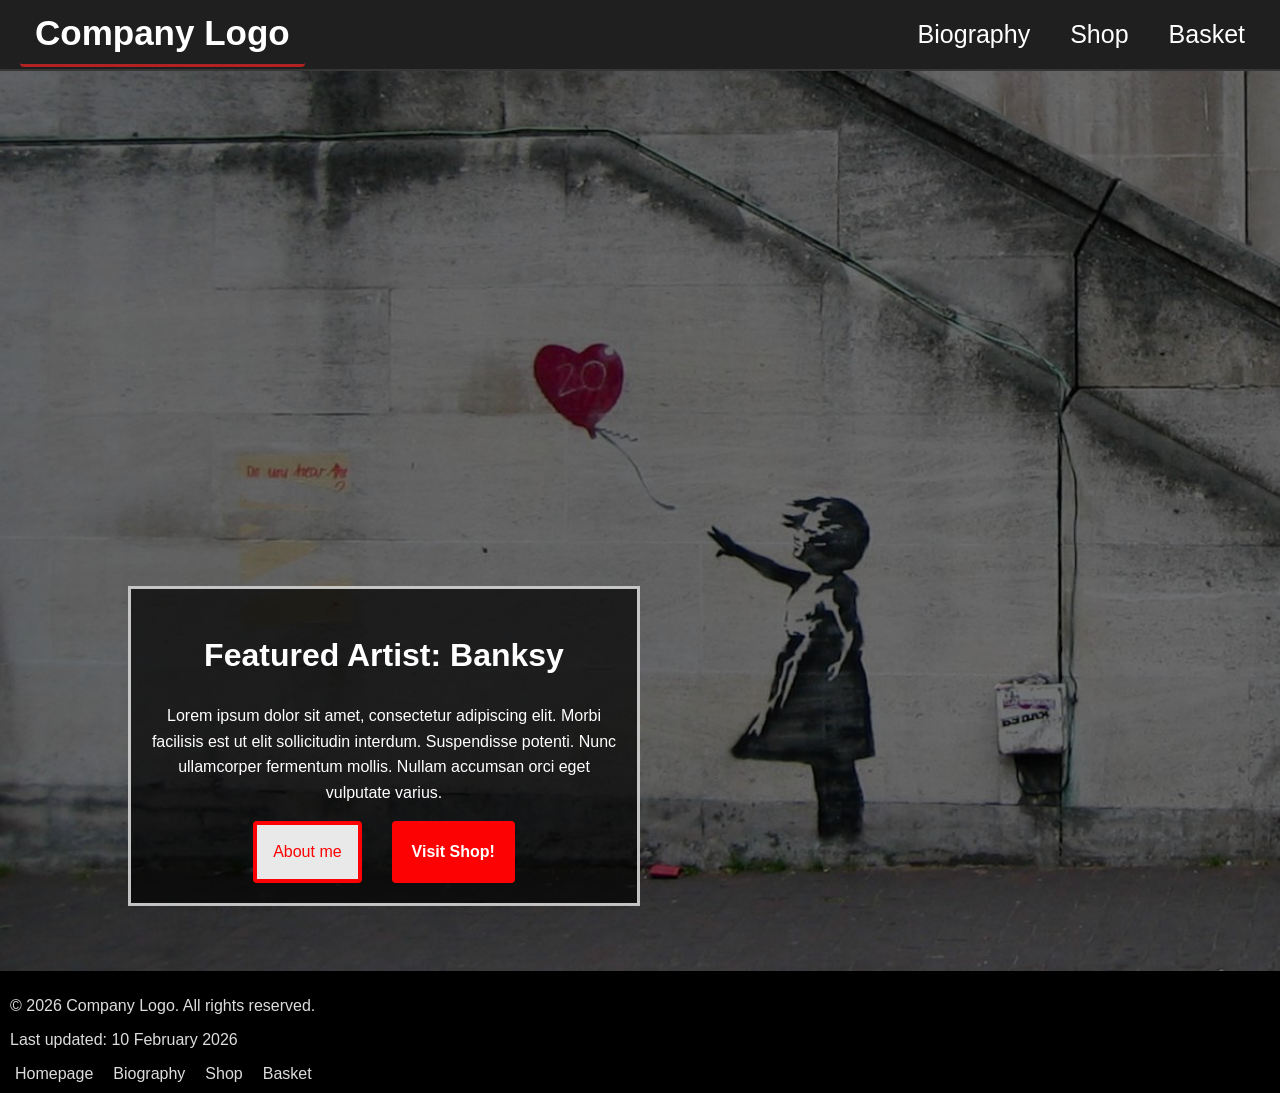
<file: Bansky/index.html>
<!--registration number 2506507-->
<!DOCTYPE html>
<html lang="en">
<head>
  <meta charset="UTF-8">
  <meta name="viewport" content="width=device-width, initial-scale=1.0">
  <title>Homepage</title>
  <link rel="stylesheet" href="css/style.css">
</head>

<body>
  <div class="header">
    <div class="logo">
      <a href="index.html" class="current">Company Logo</a>
    </div>

    <div class="header-right">
      <ul>
        <li><a href="biography.html">Biography</a></li>
        <li><a href="shop.html">Shop</a></li>
        <li><a href="basket.html">Basket</a></li>
      </ul>
    </div>
  </div>

  <div class="hero-image">
    <div class="hero-text">
      <h1>Featured Artist: Banksy</h1>
      <p>
        Lorem ipsum dolor sit amet, consectetur adipiscing elit. Morbi facilisis est ut elit
        sollicitudin interdum. Suspendisse potenti. Nunc ullamcorper fermentum mollis. Nullam
        accumsan orci eget vulputate varius.
      </p>

      <div class="buttons">
        <a href="biography.html">About me</a>
        <a href="shop.html" class="shop">Visit Shop!</a>
      </div>
    </div>
  </div>

<div class="footer">
  <p>© 2026 Company Logo. All rights reserved.</p>
  <p>Last updated: 10 February 2026</p>
  <ul>
    <li><a href="index.html">Homepage</a></li>
    <li><a href="biography.html">Biography</a></li>
    <li><a href="shop.html">Shop</a></li>
    <li><a href="basket.html">Basket</a></li>
  </ul>
</div>
</body>
</html>
</file>
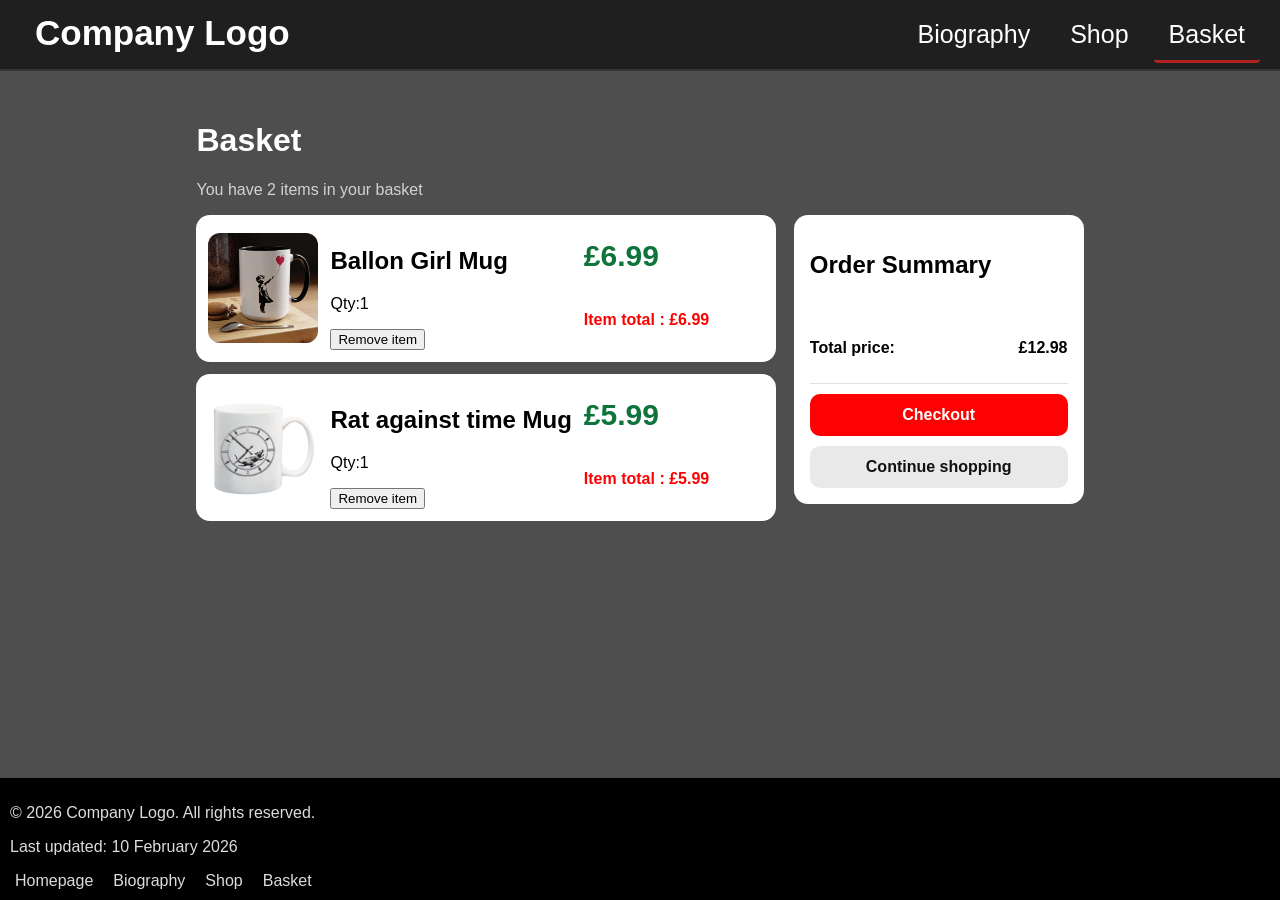
<file: Bansky/basket.html>
<!--registration number 2506507-->
<!DOCTYPE html>
<html lang="en">
<head>
  <meta charset="UTF-8">
  <meta name="viewport" content="width=device-width, initial-scale=1.0">
  <title>Checkout</title>
  <link rel="stylesheet" href="css/style.css"/>
</head>

<body>
  <div class="header">
    <div class="logo">
      <a href="index.html">Company Logo</a>
    </div>

    <div class="header-right">
      <ul>
        <li><a href="biography.html">Biography</a></li>
        <li><a href="shop.html">Shop</a></li>
        <li><a href="basket.html" class="current">Basket</a></li>
      </ul>
    </div>
  </div>

  <div class="basket-content">
    <h1 class="basket-title">Basket</h1>
    <p class="item-number">You have 2 items in your basket</p>

    <div class="layout">

      <!--  left items-->
      <div class="basket-items">

        <div>
          <img src="images/product/balloon_girl_mug.jpg" alt="balloon girl mug">
          <div class="item-info">
            <h2>Ballon Girl Mug</h2>
            <p>Qty:1</p>
            <button>Remove item</button>
          </div>
          <div class="item-price">
            <p class="price">£6.99</p>
            <p>Item total : £6.99</p>
          </div>

        </div>

        <div>
          <img src="images/product/Rat_Against_Time_Mug.jpg" alt="rat against time mug">
          <div class="item-info">
            <h2>Rat against time Mug</h2>
            <p>Qty:1</p>
            <button>Remove item</button>
          </div>
          <div class="item-price">
            <p class="price">£5.99</p>
            <p>Item total : £5.99</p>
          </div>
        </div>

      </div>

      <!-- right items -->
      <div class="basket-summary">
        <h2>Order Summary</h2>

        <div class="summary-row">
          <p>Total price:</p>
          <p>£12.98</p>
        </div>

        <a class="checkout">Checkout</a>
        <a class="continue" href="shop.html">Continue shopping</a>
      </div>

    </div>
  </div>
<div class="footer">
  <p>© 2026 Company Logo. All rights reserved.</p>
  <p>Last updated: 10 February 2026</p>
  <ul>
    <li><a href="index.html">Homepage</a></li>
    <li><a href="biography.html">Biography</a></li>
    <li><a href="shop.html">Shop</a></li>
    <li><a href="basket.html">Basket</a></li>
  </ul>
</div>
</body>
</html>
</file>
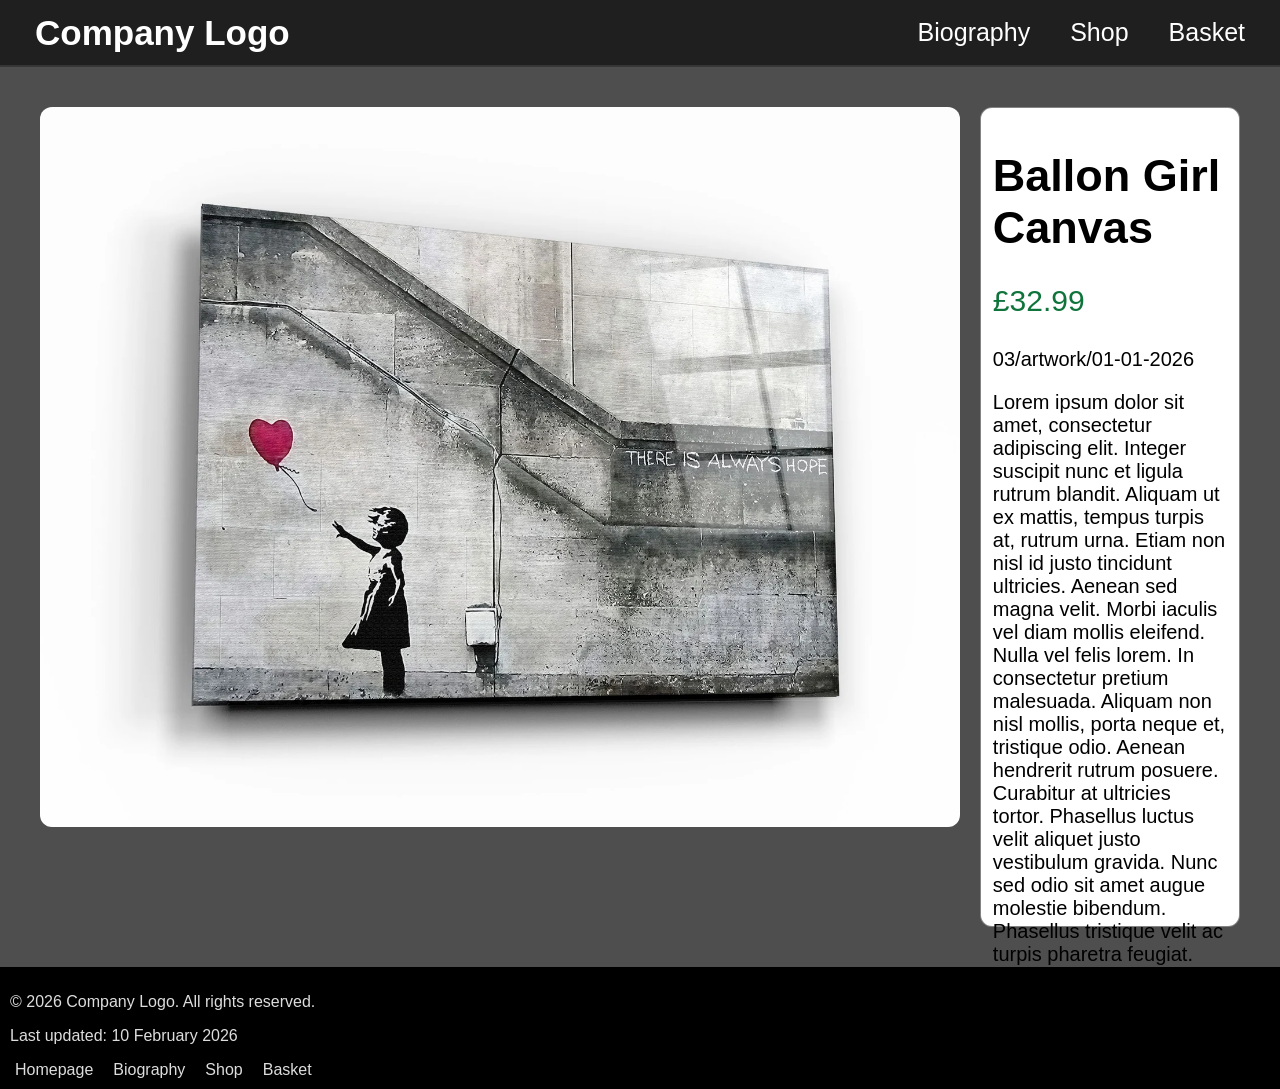
<file: Bansky/bg-canvas.html>
<!--registration number 2506507-->
<html lang="en">
<head>
    <meta charset="UTF-8">
    <meta name="viewport" content="width=device-width, initial-scale=1.0">
    <title>Baloon girl canvas</title>
    <link rel="stylesheet" href="css/style.css"/>
</head>
<body>
<div class="header">
    <div class="logo">
        <a href="index.html" >Company Logo</a>
    </div>
    <div class="header-right">
         <ul>
            <li><a href="biography.html" >Biography</a></li>
            <li><a href="shop.html">Shop</a> </li>
            <li><a href="basket.html">Basket</a></li>
        </ul>
    </div>

</div>
 <div class="product-container">
            <div class="product-image">
                <img src="images/product/balloon_girl_canvas.webp" alt="balloon girl canvas">
               
            </div>
             <div class="product-information">
                    <h1>Ballon Girl Canvas</h1>
                    <p class="price"> £32.99</p>
                    <p>03/artwork/01-01-2026</p>
                    <p>Lorem ipsum dolor sit amet, consectetur adipiscing elit. Integer suscipit nunc et ligula rutrum blandit. Aliquam ut ex mattis, tempus turpis at, rutrum urna. Etiam non nisl id justo tincidunt ultricies. Aenean sed magna velit. Morbi iaculis vel diam mollis eleifend. Nulla vel felis lorem. In consectetur pretium malesuada. Aliquam non nisl mollis, porta neque et, tristique odio. Aenean hendrerit rutrum posuere. Curabitur at ultricies tortor. Phasellus luctus velit aliquet justo vestibulum gravida. Nunc sed odio sit amet augue molestie bibendum. Phasellus tristique velit ac turpis pharetra feugiat.</p>
                    
                    <button>Add to basket</button>

                </div>
 </div>
<div class="footer">
  <p>© 2026 Company Logo. All rights reserved.</p>
  <p>Last updated: 10 February 2026</p>
  <ul>
    <li><a href="index.html">Homepage</a></li>
    <li><a href="biography.html">Biography</a></li>
    <li><a href="shop.html">Shop</a></li>
    <li><a href="basket.html">Basket</a></li>
  </ul>
</div>
</body>
</file>
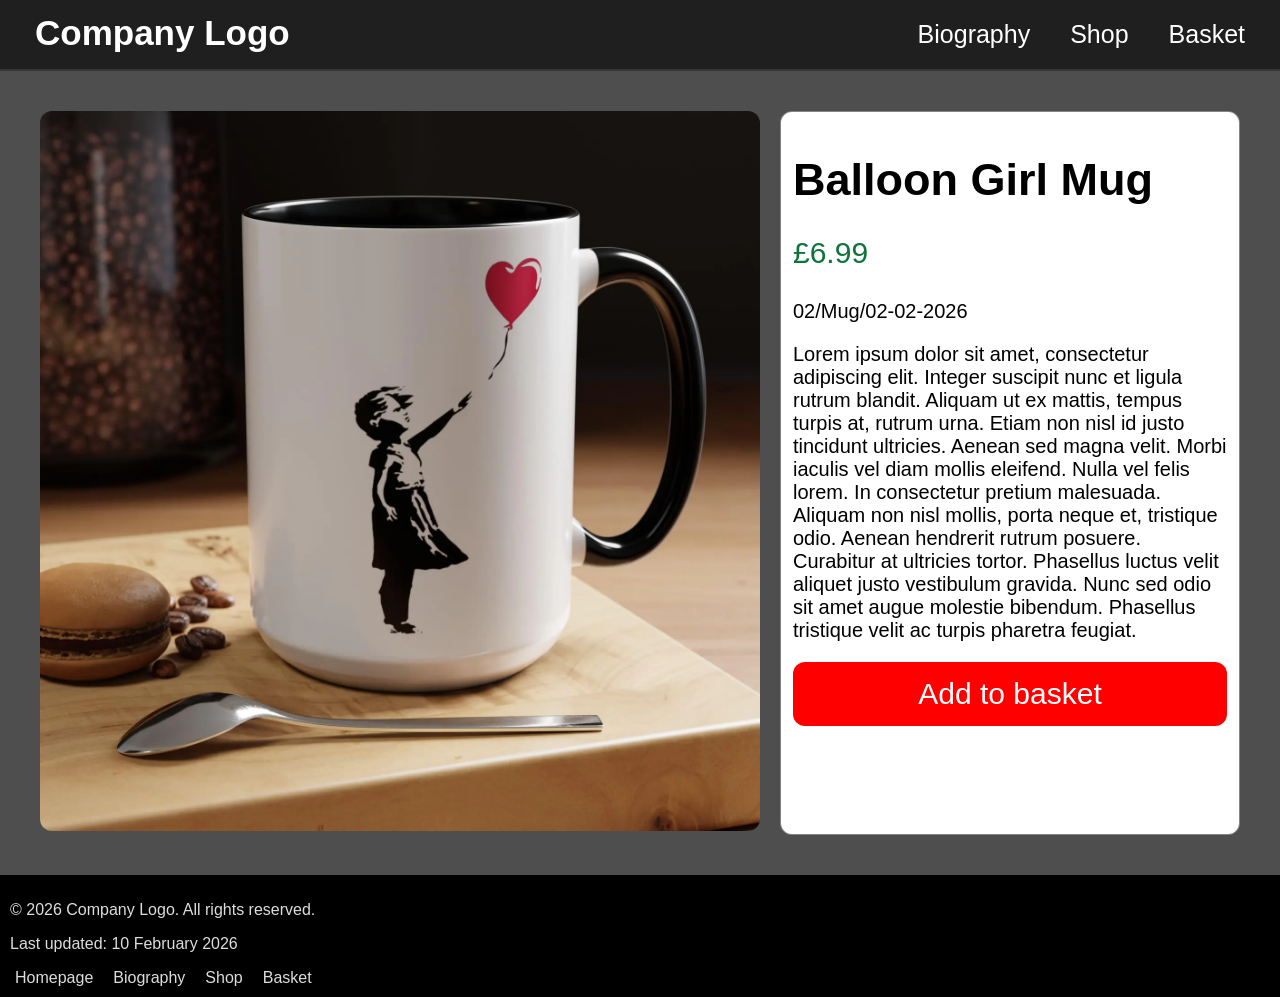
<file: Bansky/bg-mug.html>
<!--registration number 2506507-->
<!DOCTYPE html>
<html lang="en">
<head>
    <meta charset="UTF-8">
    <meta name="viewport" content="width=device-width, initial-scale=1.0">
    <title>Baloon girl mug </title>
    <link rel="stylesheet" href="css/style.css"/>
</head>
<body>
<div class="header">
    <div class="logo">
        <a href="index.html" >Company Logo</a>
    </div>
    <div class="header-right">
         <ul>
            <li><a href="biography.html">Biography</a></li>
            <li><a href="shop.html">Shop</a></li>
            <li><a href="basket.html">Basket</a></li>
        </ul>
    </div>

</div>
 <div class="product-container">
            <div class="product-image">
                <img src="images/product/balloon_girl_mug.jpg" alt="balloon girl mug">
               
            </div>
             <div class="product-information">
                    <h1>Balloon Girl Mug</h1>
                    <p class="price"> £6.99</p>
                    <p>02/Mug/02-02-2026</p>
                    <p>Lorem ipsum dolor sit amet, consectetur adipiscing elit. Integer suscipit nunc et ligula rutrum blandit. Aliquam ut ex mattis, tempus turpis at, rutrum urna. Etiam non nisl id justo tincidunt ultricies. Aenean sed magna velit. Morbi iaculis vel diam mollis eleifend. Nulla vel felis lorem. In consectetur pretium malesuada. Aliquam non nisl mollis, porta neque et, tristique odio. Aenean hendrerit rutrum posuere. Curabitur at ultricies tortor. Phasellus luctus velit aliquet justo vestibulum gravida. Nunc sed odio sit amet augue molestie bibendum. Phasellus tristique velit ac turpis pharetra feugiat.</p>
                    
                    
                    
                    <button>Add to basket</button>

                </div>
 </div>
<div class="footer">
  <p>© 2026 Company Logo. All rights reserved.</p>
  <p>Last updated: 10 February 2026</p>
  <ul>
    <li><a href="index.html">Homepage</a></li>
    <li><a href="biography.html">Biography</a></li>
    <li><a href="shop.html">Shop</a></li>
    <li><a href="basket.html">Basket</a></li>
  </ul>
</div>
</body>
</file>
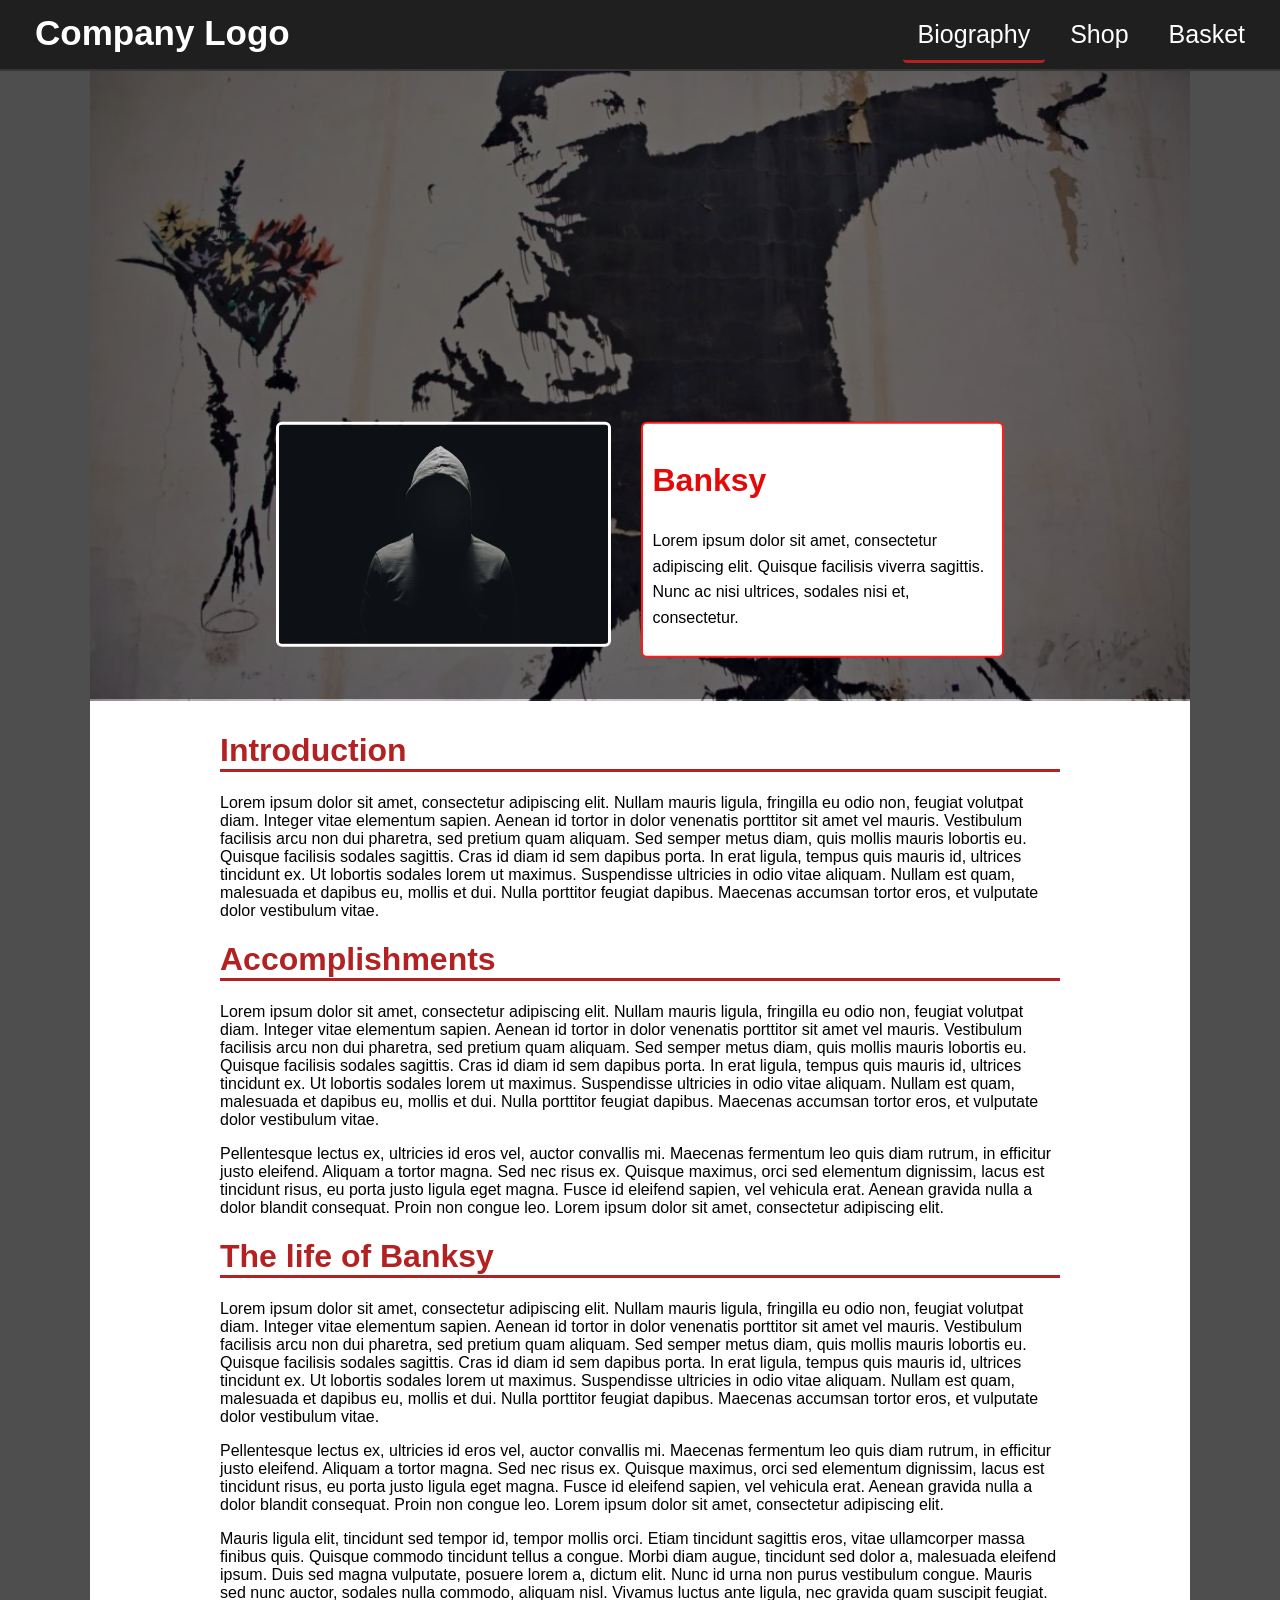
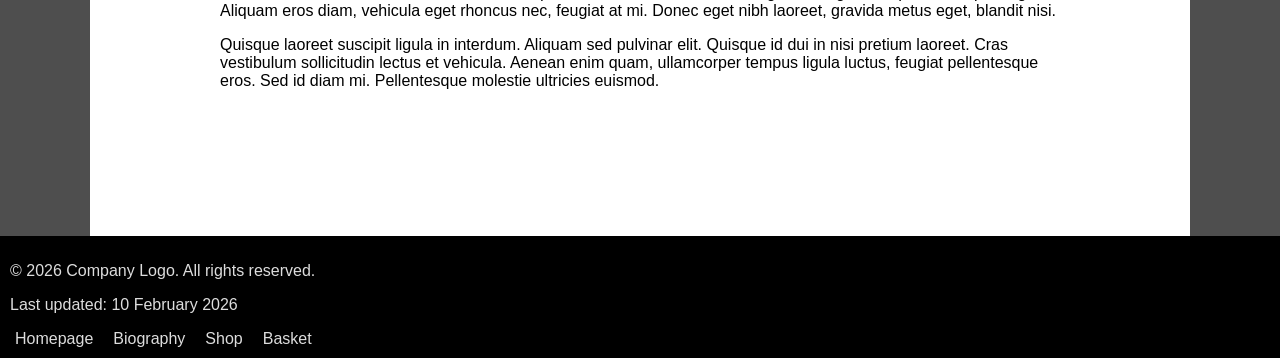
<file: Bansky/biography.html>
<!--registration number 2506507-->
<!DOCTYPE html>
<html lang="en">
<head>
  <meta charset="UTF-8">
  <meta name="viewport" content="width=device-width, initial-scale=1.0">
  <title>Biography</title>
  <link rel="stylesheet" href="css/style.css">
</head>

<body>
  <div class="header">
    <div class="logo">
      <a href="index.html">Company Logo</a>
    </div>

    <div class="header-right">
      <ul>
        <li><a href="biography.html" class="current">Biography</a></li>
        <li><a href="shop.html">Shop</a></li>
        <li><a href="basket.html">Basket</a></li>
      </ul>
    </div>
  </div>

  <div class="content">
    <div class="container">
      <div class="image-container"></div>

      <div class="container-content">
        <img src="images/artwork/Bansky_profile.jpg" alt="Banksy profile image">

        <div class="container-text">
                <h1>Banksy</h1>
                <p>Lorem ipsum dolor sit amet, consectetur adipiscing elit. Quisque facilisis viverra sagittis. Nunc ac nisi ultrices, sodales nisi et, consectetur.</p>
            </div>
      </div>
    </div>

    <div class="biography-container">
       <h1>Introduction</h1>
        <p>Lorem ipsum dolor sit amet, consectetur adipiscing elit. Nullam mauris ligula, fringilla eu odio non, feugiat volutpat diam. Integer vitae elementum sapien. Aenean id tortor in dolor venenatis porttitor sit amet vel mauris. Vestibulum facilisis arcu non dui pharetra, sed pretium quam aliquam. Sed semper metus diam, quis mollis mauris lobortis eu. Quisque facilisis sodales sagittis. Cras id diam id sem dapibus porta. In erat ligula, tempus quis mauris id, ultrices tincidunt ex. Ut lobortis sodales lorem ut maximus. Suspendisse ultricies in odio vitae aliquam. Nullam est quam, malesuada et dapibus eu, mollis et dui. Nulla porttitor feugiat dapibus. Maecenas accumsan tortor eros, et vulputate dolor vestibulum vitae.</p>
        <h1>Accomplishments</h1>
        <p>Lorem ipsum dolor sit amet, consectetur adipiscing elit. Nullam mauris ligula, fringilla eu odio non, feugiat volutpat diam. Integer vitae elementum sapien. Aenean id tortor in dolor venenatis porttitor sit amet vel mauris. Vestibulum facilisis arcu non dui pharetra, sed pretium quam aliquam. Sed semper metus diam, quis mollis mauris lobortis eu. Quisque facilisis sodales sagittis. Cras id diam id sem dapibus porta. In erat ligula, tempus quis mauris id, ultrices tincidunt ex. Ut lobortis sodales lorem ut maximus. Suspendisse ultricies in odio vitae aliquam. Nullam est quam, malesuada et dapibus eu, mollis et dui. Nulla porttitor feugiat dapibus. Maecenas accumsan tortor eros, et vulputate dolor vestibulum vitae.</p>
        <p>Pellentesque lectus ex, ultricies id eros vel, auctor convallis mi. Maecenas fermentum leo quis diam rutrum, in efficitur justo eleifend. Aliquam a tortor magna. Sed nec risus ex. Quisque maximus, orci sed elementum dignissim, lacus est tincidunt risus, eu porta justo ligula eget magna. Fusce id eleifend sapien, vel vehicula erat. Aenean gravida nulla a dolor blandit consequat. Proin non congue leo. Lorem ipsum dolor sit amet, consectetur adipiscing elit.</p>
        <h1>The life of Banksy</h1>
        <p>Lorem ipsum dolor sit amet, consectetur adipiscing elit. Nullam mauris ligula, fringilla eu odio non, feugiat volutpat diam. Integer vitae elementum sapien. Aenean id tortor in dolor venenatis porttitor sit amet vel mauris. Vestibulum facilisis arcu non dui pharetra, sed pretium quam aliquam. Sed semper metus diam, quis mollis mauris lobortis eu. Quisque facilisis sodales sagittis. Cras id diam id sem dapibus porta. In erat ligula, tempus quis mauris id, ultrices tincidunt ex. Ut lobortis sodales lorem ut maximus. Suspendisse ultricies in odio vitae aliquam. Nullam est quam, malesuada et dapibus eu, mollis et dui. Nulla porttitor feugiat dapibus. Maecenas accumsan tortor eros, et vulputate dolor vestibulum vitae.</p>
        <p>Pellentesque lectus ex, ultricies id eros vel, auctor convallis mi. Maecenas fermentum leo quis diam rutrum, in efficitur justo eleifend. Aliquam a tortor magna. Sed nec risus ex. Quisque maximus, orci sed elementum dignissim, lacus est tincidunt risus, eu porta justo ligula eget magna. Fusce id eleifend sapien, vel vehicula erat. Aenean gravida nulla a dolor blandit consequat. Proin non congue leo. Lorem ipsum dolor sit amet, consectetur adipiscing elit.</p>
        <p>Mauris ligula elit, tincidunt sed tempor id, tempor mollis orci. Etiam tincidunt sagittis eros, vitae ullamcorper massa finibus quis. Quisque commodo tincidunt tellus a congue. Morbi diam augue, tincidunt sed dolor a, malesuada eleifend ipsum. Duis sed magna vulputate, posuere lorem a, dictum elit. Nunc id urna non purus vestibulum congue. Mauris sed nunc auctor, sodales nulla commodo, aliquam nisl. Vivamus luctus ante ligula, nec gravida quam suscipit feugiat. Aliquam eros diam, vehicula eget rhoncus nec, feugiat at mi. Donec eget nibh laoreet, gravida metus eget, blandit nisi.</p>
        <p>Quisque laoreet suscipit ligula in interdum. Aliquam sed pulvinar elit. Quisque id dui in nisi pretium laoreet. Cras vestibulum sollicitudin lectus et vehicula. Aenean enim quam, ullamcorper tempus ligula luctus, feugiat pellentesque eros. Sed id diam mi. Pellentesque molestie ultricies euismod.</p>
    
    </div>
  </div>

<div class="footer">
  <p>© 2026 Company Logo. All rights reserved.</p>
  <p>Last updated: 10 February 2026</p>
  <ul>
    <li><a href="index.html">Homepage</a></li>
    <li><a href="biography.html">Biography</a></li>
    <li><a href="shop.html">Shop</a></li>
    <li><a href="basket.html">Basket</a></li>
  </ul>
</div>
</body>
</html>
</file>
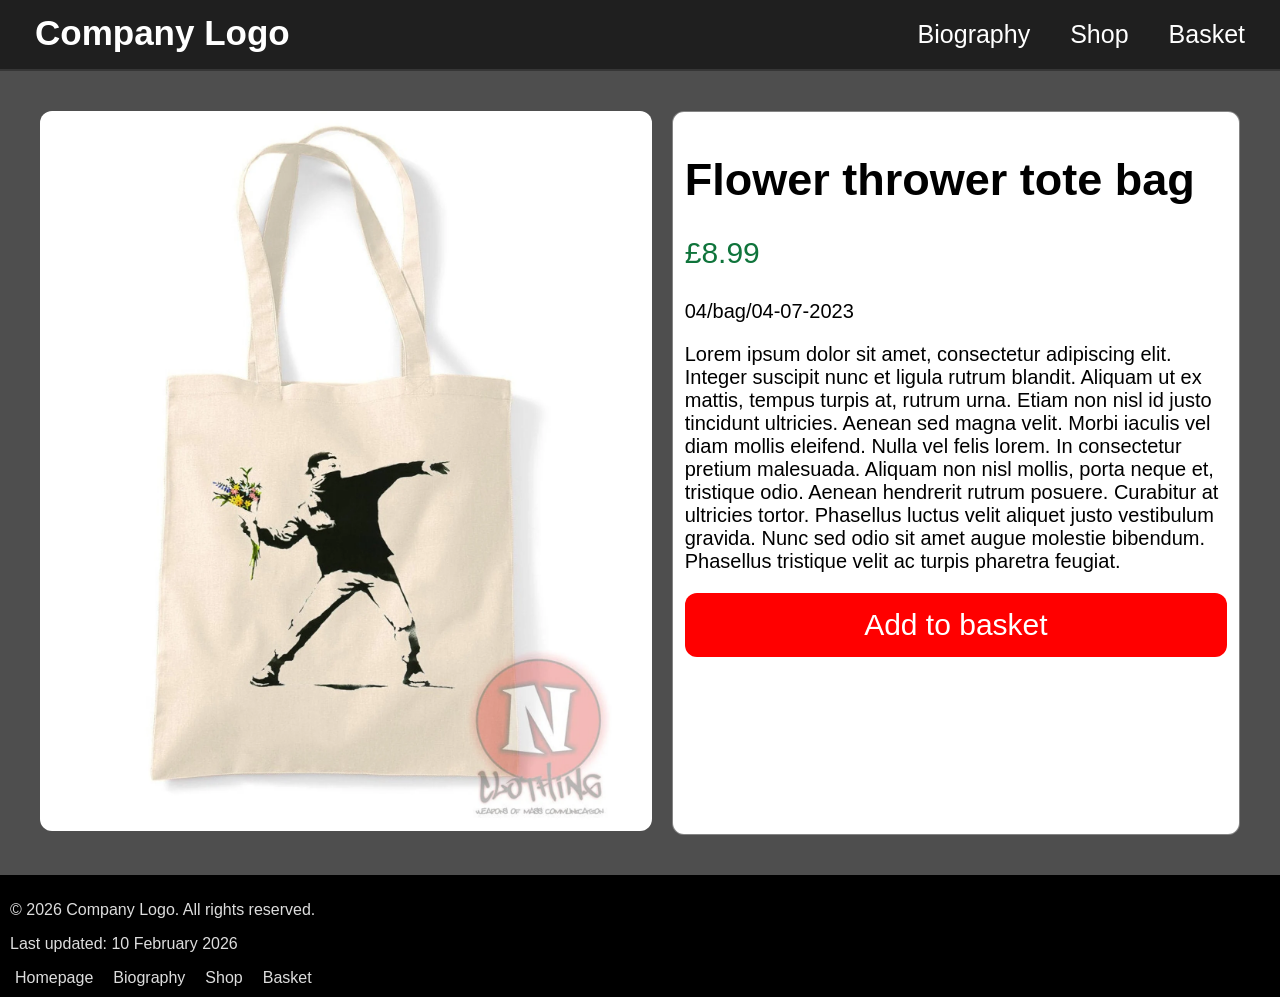
<file: Bansky/Flower-bag.html>
<!--registration number 2506507-->
<!DOCTYPE html>
<html lang="en">
<head>
    <meta charset="UTF-8">
    <meta name="viewport" content="width=device-width, initial-scale=1.0">
    <title>Flower Tote Bag</title>
    <link rel="stylesheet" href="css/style.css"/>
</head>
<body> 
<div class="header">
    <div class="logo">
        <a href="index.html" >Company Logo</a>
    </div>
    <div class="header-right">
         <ul>
            <li><a href="biography.html">Biography</a></li>
            <li><a href="shop.html">Shop</a></li>
            <li><a href="basket.html">Basket</a></li>
        </ul>
    </div>

</div>
 <div class="product-container">
            <div class="product-image">
                <img src="images/product/flower_tote_bag.webp" alt="flower_tote_bag">
               
            </div>
             <div class="product-information">
                    <h1>Flower thrower tote bag</h1>
                    <p class="price"> £8.99</p>
                    <p>04/bag/04-07-2023</p>
                    <p>Lorem ipsum dolor sit amet, consectetur adipiscing elit. Integer suscipit nunc et ligula rutrum blandit. Aliquam ut ex mattis, tempus turpis at, rutrum urna. Etiam non nisl id justo tincidunt ultricies. Aenean sed magna velit. Morbi iaculis vel diam mollis eleifend. Nulla vel felis lorem. In consectetur pretium malesuada. Aliquam non nisl mollis, porta neque et, tristique odio. Aenean hendrerit rutrum posuere. Curabitur at ultricies tortor. Phasellus luctus velit aliquet justo vestibulum gravida. Nunc sed odio sit amet augue molestie bibendum. Phasellus tristique velit ac turpis pharetra feugiat.</p>
                    
                    
                    
                    <button>Add to basket</button>

                </div>


                
 </div>       
<div class="footer">
  <p>© 2026 Company Logo. All rights reserved.</p>
  <p>Last updated: 10 February 2026</p>
  <ul>
    <li><a href="index.html">Homepage</a></li>
    <li><a href="biography.html">Biography</a></li>
    <li><a href="shop.html">Shop</a></li>
    <li><a href="basket.html">Basket</a></li>
  </ul>
</div>
</body>
</file>
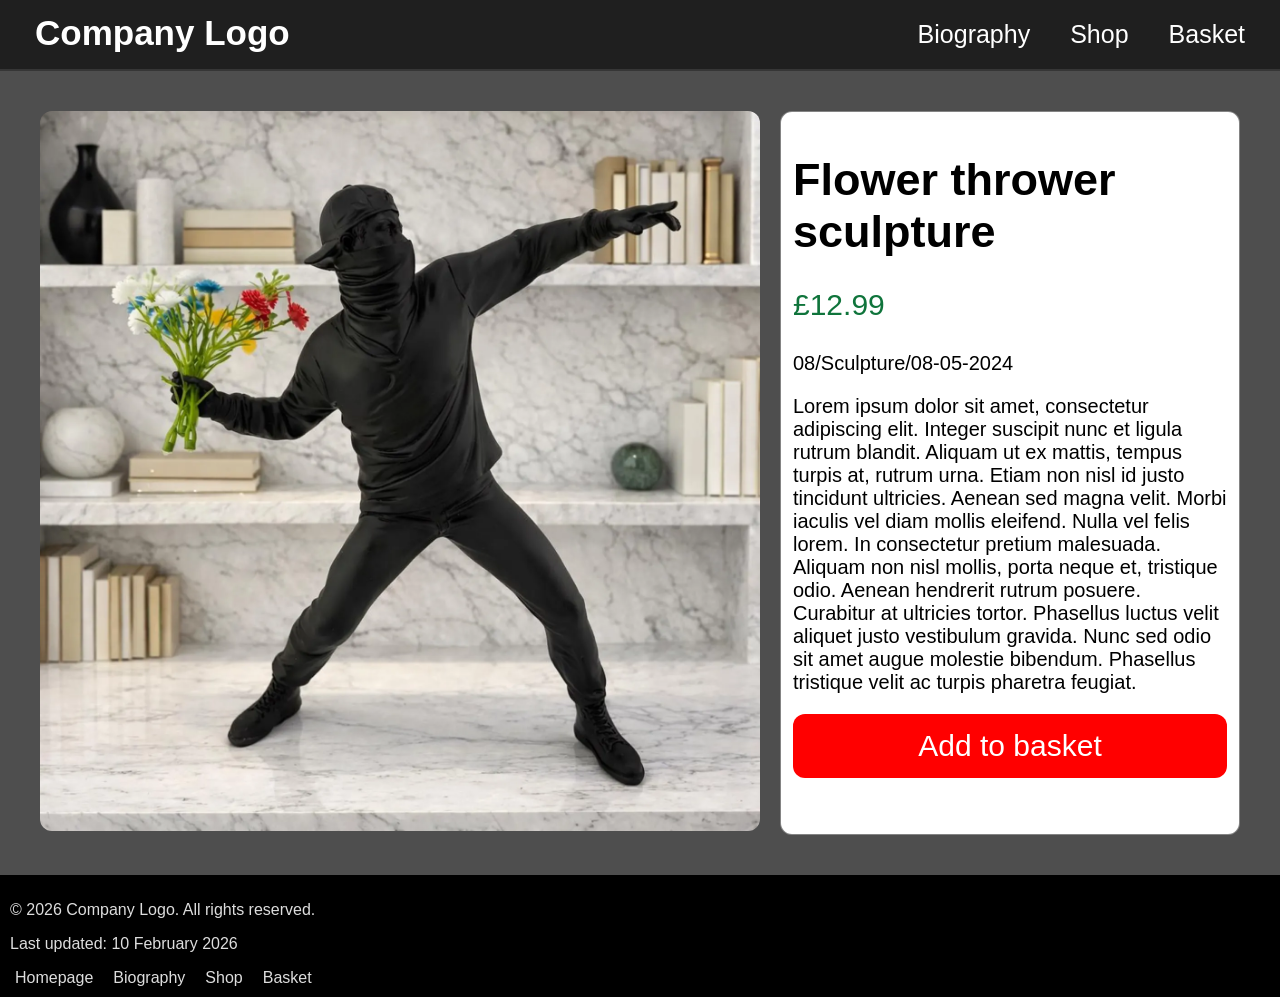
<file: Bansky/flower-sculpture.html>
<!--registration number 2506507-->
<!DOCTYPE html>
<html lang="en">
<head>
    <meta charset="UTF-8">
    <meta name="viewport" content="width=device-width, initial-scale=1.0">
    <title>Baloon girl mug </title>
    <link rel="stylesheet" href="css/style.css"/>
</head>
<body>
<div class="header">
    <div class="logo">
        <a href="index.html" >Company Logo</a>
    </div>
    <div class="header-right">
         <ul>
            <li><a href="biography.html">Biography</a></li>
            <li><a href="shop.html">Shop</a></li>
            <li><a href="basket.html">Basket</a></li>
        </ul>
    </div>

</div>
 <div class="product-container">
            <div class="product-image">
                <img src="images/product/flower_thrower_sculpture.webp" alt="flower thrower sculpture">
               
            </div>
             <div class="product-information">
                    <h1>Flower thrower sculpture</h1>
                    <p class="price"> £12.99</p>
                    <p>08/Sculpture/08-05-2024</p>
                    <p>Lorem ipsum dolor sit amet, consectetur adipiscing elit. Integer suscipit nunc et ligula rutrum blandit. Aliquam ut ex mattis, tempus turpis at, rutrum urna. Etiam non nisl id justo tincidunt ultricies. Aenean sed magna velit. Morbi iaculis vel diam mollis eleifend. Nulla vel felis lorem. In consectetur pretium malesuada. Aliquam non nisl mollis, porta neque et, tristique odio. Aenean hendrerit rutrum posuere. Curabitur at ultricies tortor. Phasellus luctus velit aliquet justo vestibulum gravida. Nunc sed odio sit amet augue molestie bibendum. Phasellus tristique velit ac turpis pharetra feugiat.</p>
                    
                    
                    
                    <button>Add to basket</button>

                </div>
 </div>
<div class="footer">
  <p>© 2026 Company Logo. All rights reserved.</p>
  <p>Last updated: 10 February 2026</p>
  <ul>
    <li><a href="index.html">Homepage</a></li>
    <li><a href="biography.html">Biography</a></li>
    <li><a href="shop.html">Shop</a></li>
    <li><a href="basket.html">Basket</a></li>
  </ul>
</div>
</body>
</file>
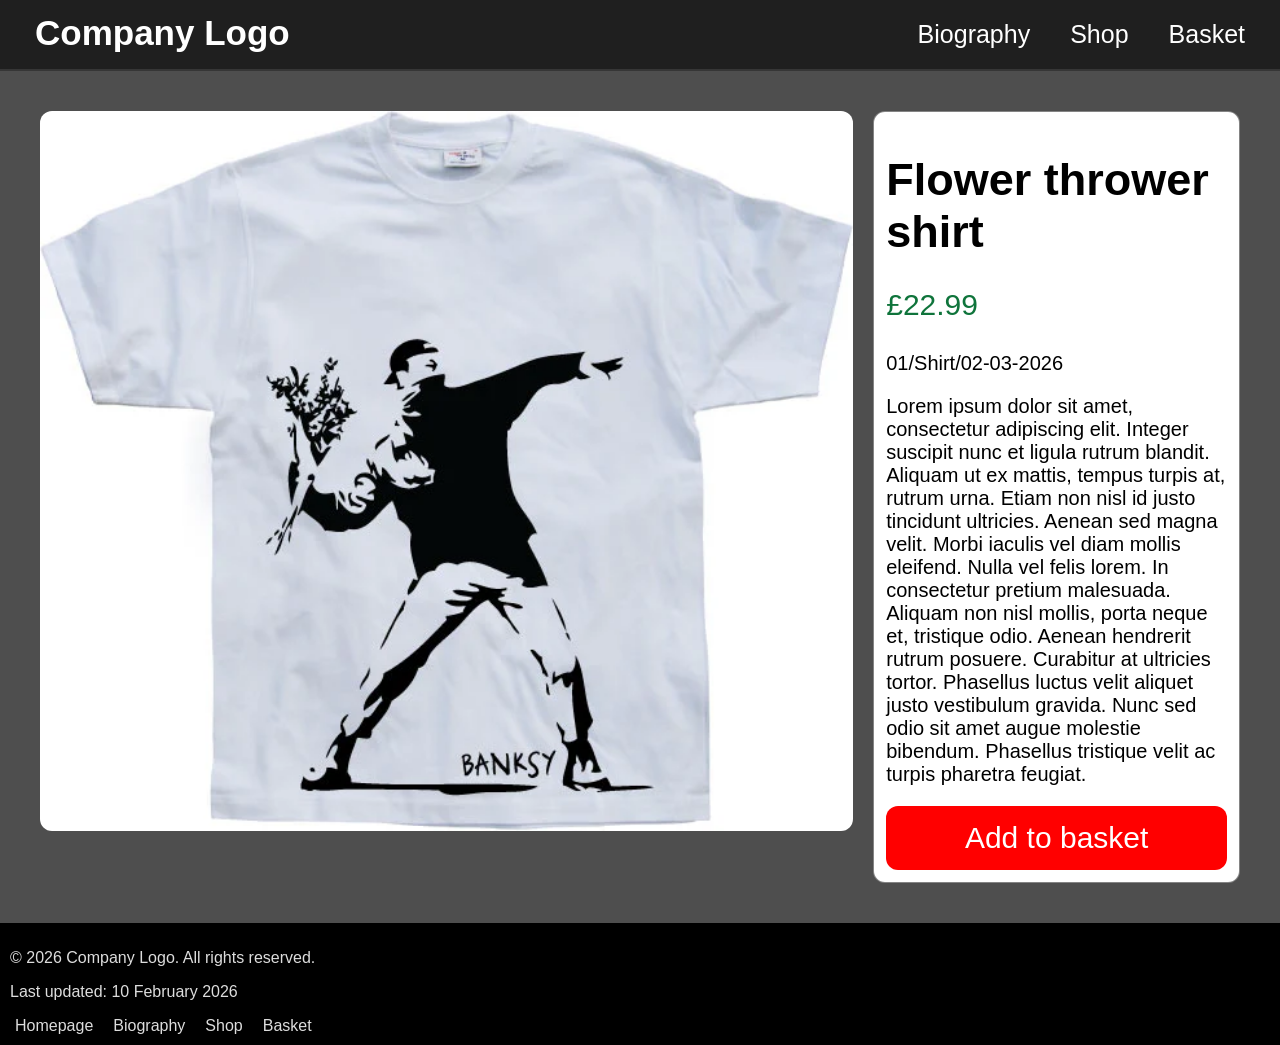
<file: Bansky/flower-shirt.html>
<!--registration number 2506507-->
<!DOCTYPE html>
<html lang="en">
<head>
    <meta charset="UTF-8">
    <meta name="viewport" content="width=device-width, initial-scale=1.0">
    <title>Bansky Shirt</title>
    <link rel="stylesheet" href="css/style.css"/>
</head>
<body>
<div class="header">
    <div class="logo">
        <a href="index.html" >Company Logo</a>
    </div>
    <div class="header-right">
         <ul>
            <li><a href="biography.html">Biography</a></li>
            <li><a href="shop.html">Shop</a></li>
            <li><a href="basket.html">Basket</a></li>
        </ul>
    </div>

</div>
 <div class="product-container">
            <div class="product-image">
                <img src="images/product/flower_thrower_shirt.webp" alt="flower thrower shirt">
               
            </div>
             <div class="product-information">
                    <h1>Flower thrower shirt </h1>
                    <p class="price"> £22.99</p>
                    <p>01/Shirt/02-03-2026</p>
                    <p>Lorem ipsum dolor sit amet, consectetur adipiscing elit. Integer suscipit nunc et ligula rutrum blandit. Aliquam ut ex mattis, tempus turpis at, rutrum urna. Etiam non nisl id justo tincidunt ultricies. Aenean sed magna velit. Morbi iaculis vel diam mollis eleifend. Nulla vel felis lorem. In consectetur pretium malesuada. Aliquam non nisl mollis, porta neque et, tristique odio. Aenean hendrerit rutrum posuere. Curabitur at ultricies tortor. Phasellus luctus velit aliquet justo vestibulum gravida. Nunc sed odio sit amet augue molestie bibendum. Phasellus tristique velit ac turpis pharetra feugiat.</p>
                    
                    
                    
                    <button>Add to basket</button>

                </div>
 </div>
<div class="footer">
  <p>© 2026 Company Logo. All rights reserved.</p>
  <p>Last updated: 10 February 2026</p>
  <ul>
    <li><a href="index.html">Homepage</a></li>
    <li><a href="biography.html">Biography</a></li>
    <li><a href="shop.html">Shop</a></li>
    <li><a href="basket.html">Basket</a></li>
  </ul>
</div>
</body>
</file>
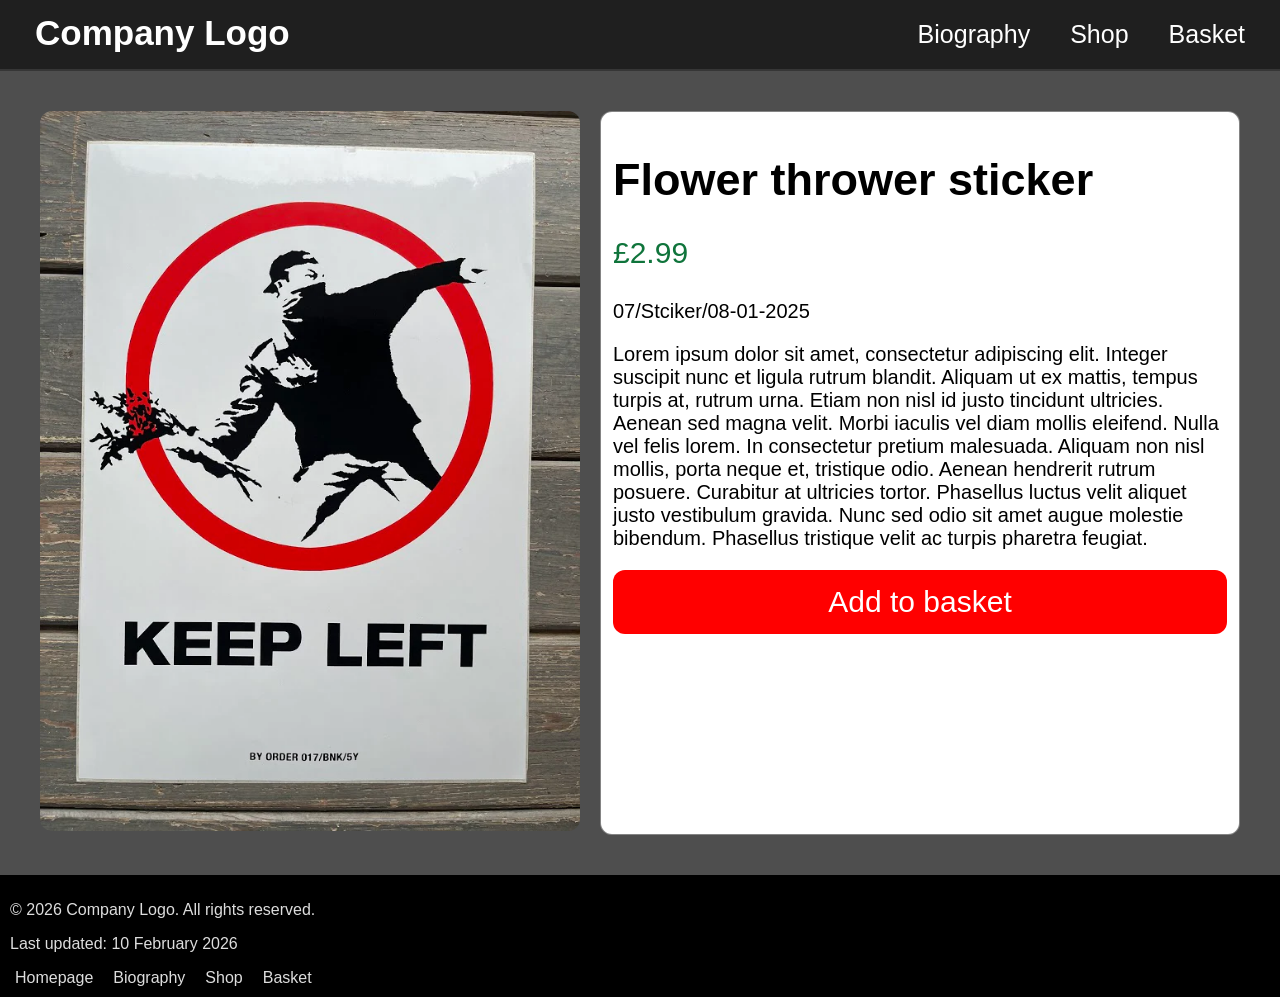
<file: Bansky/flower-sticker.html>
<!--registration number 2506507-->
<!DOCTYPE html>
<html lang="en">
<head>
    <meta charset="UTF-8">
    <meta name="viewport" content="width=device-width, initial-scale=1.0">
    <title>Flower Thrower Sticker</title>
    <link rel="stylesheet" href="css/style.css"/>
</head>
<body>
<div class="header">
    <div class="logo">
        <a href="index.html" >Company Logo</a>
    </div>
    <div class="header-right">
         <ul>
            <li><a href="biography.html">Biography</a></li>
            <li><a href="shop.html">Shop</a></li>
            <li><a href="basket.html">Basket</a></li>
        </ul>
    </div>

</div>
 <div class="product-container">
            <div class="product-image">
                <img src="images/product/flower_thrower_sticker.webp" alt="flower_thrower_sticker">
               
            </div>
             <div class="product-information">
                    <h1>Flower thrower sticker </h1>
                    <p class="price"> £2.99</p>
                    <p>07/Stciker/08-01-2025</p>
                    <p>Lorem ipsum dolor sit amet, consectetur adipiscing elit. Integer suscipit nunc et ligula rutrum blandit. Aliquam ut ex mattis, tempus turpis at, rutrum urna. Etiam non nisl id justo tincidunt ultricies. Aenean sed magna velit. Morbi iaculis vel diam mollis eleifend. Nulla vel felis lorem. In consectetur pretium malesuada. Aliquam non nisl mollis, porta neque et, tristique odio. Aenean hendrerit rutrum posuere. Curabitur at ultricies tortor. Phasellus luctus velit aliquet justo vestibulum gravida. Nunc sed odio sit amet augue molestie bibendum. Phasellus tristique velit ac turpis pharetra feugiat.</p>
                    
                    
                    
                    <button>Add to basket</button>

                </div>
 </div>
<div class="footer">
  <p>© 2026 Company Logo. All rights reserved.</p>
  <p>Last updated: 10 February 2026</p>
  <ul>
    <li><a href="index.html">Homepage</a></li>
    <li><a href="biography.html">Biography</a></li>
    <li><a href="shop.html">Shop</a></li>
    <li><a href="basket.html">Basket</a></li>
  </ul>
</div>
</body>
</file>
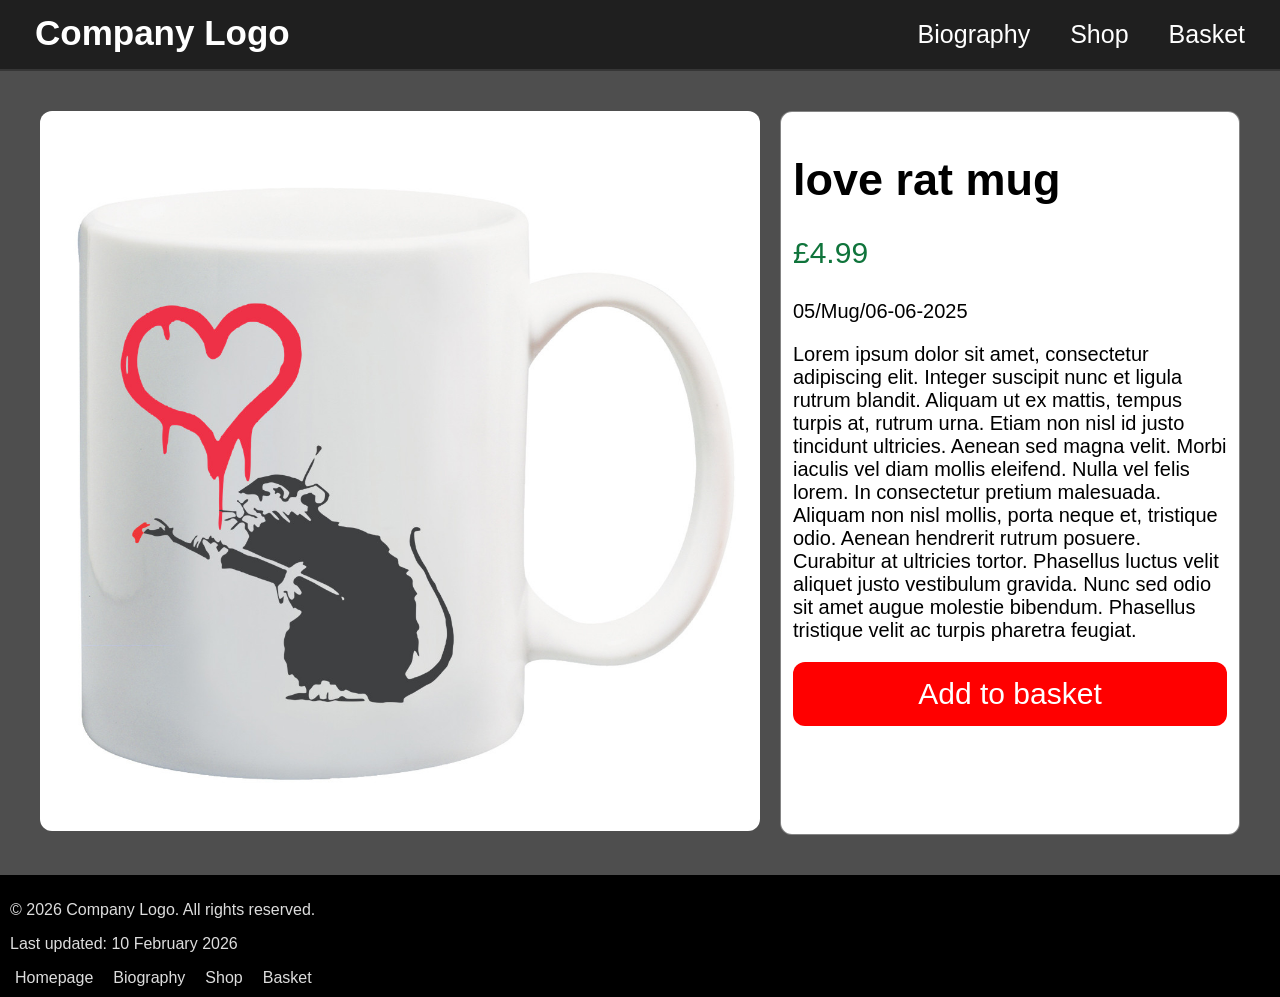
<file: Bansky/lr-mug.html>
<!--registration number 2506507-->
<!DOCTYPE html>
<html lang="en">
<head>
    <meta charset="UTF-8">
    <meta name="viewport" content="width=device-width, initial-scale=1.0">
    <title>love rate mug </title>
    <link rel="stylesheet" href="css/style.css"/>
</head>
<body>
<div class="header">
    <div class="logo">
        <a href="index.html" >Company Logo</a>
    </div>
    <div class="header-right">
         <ul>
            <li><a href="biography.html">Biography</a></li>
            <li><a href="shop.html">Shop</a></li>
            <li><a href="basket.html">Basket</a></li>
        </ul>
    </div>

</div>
 <div class="product-container">
            <div class="product-image">
                <img src="images/product/Love_rat_mug.jpg" alt="Love rat mug">
               
            </div>
             <div class="product-information">
                    <h1>love rat mug</h1>
                    <p class="price"> £4.99</p>
                    <p>05/Mug/06-06-2025</p>
                    <p>Lorem ipsum dolor sit amet, consectetur adipiscing elit. Integer suscipit nunc et ligula rutrum blandit. Aliquam ut ex mattis, tempus turpis at, rutrum urna. Etiam non nisl id justo tincidunt ultricies. Aenean sed magna velit. Morbi iaculis vel diam mollis eleifend. Nulla vel felis lorem. In consectetur pretium malesuada. Aliquam non nisl mollis, porta neque et, tristique odio. Aenean hendrerit rutrum posuere. Curabitur at ultricies tortor. Phasellus luctus velit aliquet justo vestibulum gravida. Nunc sed odio sit amet augue molestie bibendum. Phasellus tristique velit ac turpis pharetra feugiat.</p>
                    
                    
                    
                    <button>Add to basket</button>

          
                </div>
 </div>
<div class="footer">
  <p>© 2026 Company Logo. All rights reserved.</p>
  <p>Last updated: 10 February 2026</p>
  <ul>
    <li><a href="index.html">Homepage</a></li>
    <li><a href="biography.html">Biography</a></li>
    <li><a href="shop.html">Shop</a></li>
    <li><a href="basket.html">Basket</a></li>
  </ul>
</div>
</body>
</file>
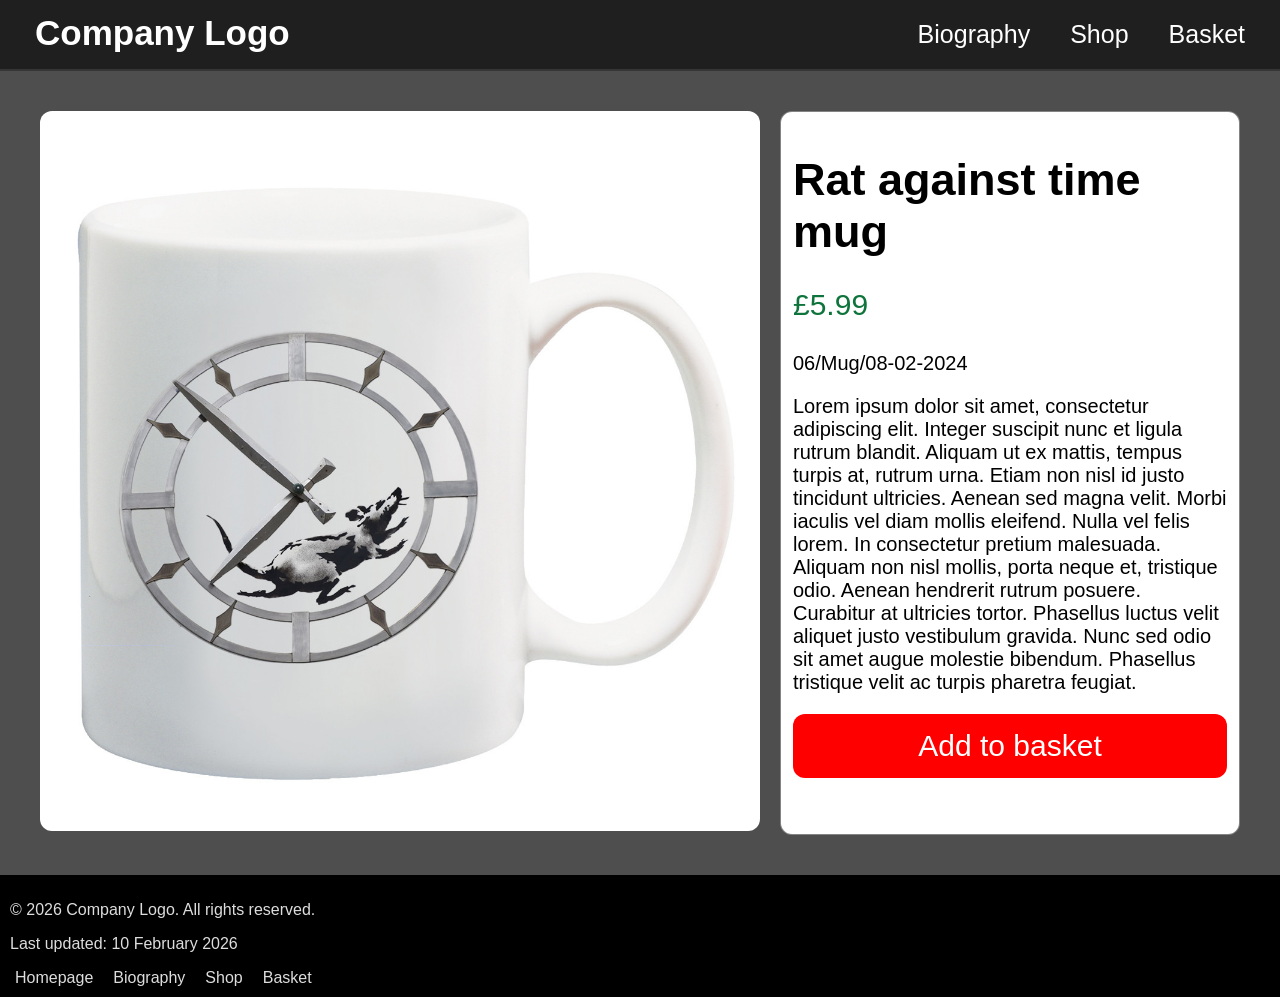
<file: Bansky/rt-mug.html>
<!--registration number 2506507-->
<!DOCTYPE html>
<html lang="en">
<head>
    <meta charset="UTF-8">
    <meta name="viewport" content="width=device-width, initial-scale=1.0">
    <title>Rat against time mug </title>
    <link rel="stylesheet" href="css/style.css"/>
</head>
<body>
<div class="header">
    <div class="logo">
        <a href="index.html" >Company Logo</a>
    </div>
    <div class="header-right">
         <ul>
            <li><a href="biography.html">Biography</a></li>
            <li><a href="shop.html">Shop</a></li>
            <li><a href="basket.html">Basket</a></li>
        </ul>
    </div>

</div>
 <div class="product-container">
            <div class="product-image">
                <img src="images/product/Rat_Against_Time_Mug.jpg" alt="Rat Against Time Mug">
               
            </div>
             <div class="product-information">
                    <h1>Rat against time mug</h1>
                    <p class="price"> £5.99</p>
                    <p>06/Mug/08-02-2024</p>
                    <p>Lorem ipsum dolor sit amet, consectetur adipiscing elit. Integer suscipit nunc et ligula rutrum blandit. Aliquam ut ex mattis, tempus turpis at, rutrum urna. Etiam non nisl id justo tincidunt ultricies. Aenean sed magna velit. Morbi iaculis vel diam mollis eleifend. Nulla vel felis lorem. In consectetur pretium malesuada. Aliquam non nisl mollis, porta neque et, tristique odio. Aenean hendrerit rutrum posuere. Curabitur at ultricies tortor. Phasellus luctus velit aliquet justo vestibulum gravida. Nunc sed odio sit amet augue molestie bibendum. Phasellus tristique velit ac turpis pharetra feugiat.</p>
                    
                    
                    
                    <button>Add to basket</button>

                </div>
 </div>
<div class="footer">
  <p>© 2026 Company Logo. All rights reserved.</p>
  <p>Last updated: 10 February 2026</p>
  <ul>
    <li><a href="index.html">Homepage</a></li>
    <li><a href="biography.html">Biography</a></li>
    <li><a href="shop.html">Shop</a></li>
    <li><a href="basket.html">Basket</a></li>
  </ul>
</div>
</body>
</file>
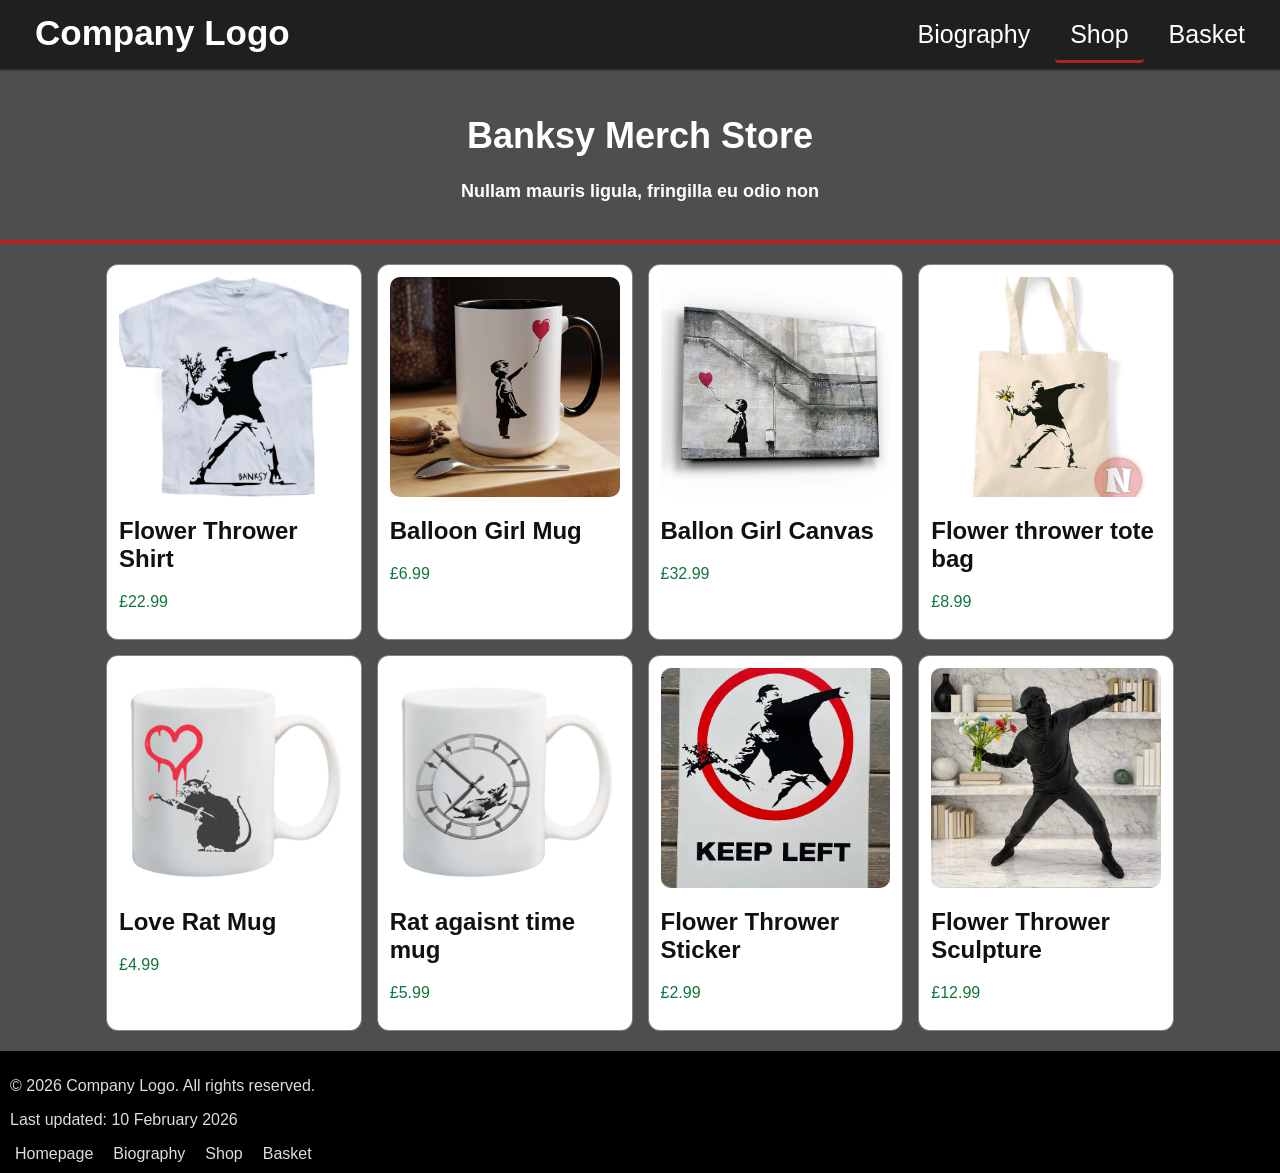
<file: Bansky/shop.html>
<!--registration number 2506507-->
<!DOCTYPE html>
<html lang="en">
<head>
  <meta charset="UTF-8">
  <meta name="viewport" content="width=device-width, initial-scale=1.0">
  <title>Shop</title>
  <link rel="stylesheet" href="css/style.css">
</head>

<body>
  <div class="header">
    <div class="logo">
      <a href="index.html">Company Logo</a>
    </div>

    <div class="header-right">
      <ul>
        <li><a href="biography.html">Biography</a></li>
        <li><a href="shop.html" class="current">Shop</a></li>
        <li><a href="basket.html">Basket</a></li>
      </ul>
    </div>
  </div>

  <div class="page-title">
    <h1>Banksy Merch Store</h1>
    <p>Nullam mauris ligula, fringilla eu odio non</p>
  </div>

  <div class="products-grid">
    <div class="product">
      <a href="flower-shirt.html">
        <img src="images/product/flower_thrower_shirt.webp" alt="flower thrower shirt">
        <h2>Flower Thrower Shirt</h2>
        <p class="price">£22.99</p>
      </a>
    </div>

    <div class="product">
      <a href="bg-mug.html">
        <img src="images/product/balloon_girl_mug.jpg" alt="balloon girl mug">
        <h2>Balloon Girl Mug</h2>
        <p class="price">£6.99</p>
      </a>
    </div>

    <div class="product">
      <a href="bg-canvas.html">
        <img src="images/product/balloon_girl_canvas.webp" alt="balloon girl canvas">
        <h2>Ballon Girl Canvas</h2>
        <p class="price">£32.99</p>
      </a>
    </div>

    <div class="product">
      <a href="Flower-bag.html">
        <img src="images/product/flower_tote_bag.webp" alt="flower thrower tote bag">
        <h2>Flower thrower tote bag</h2>
        <p class="price">£8.99</p>
      </a>
    </div>

    <div class="product">
      <a href="lr-mug.html">
        <img src="images/product/Love_rat_mug.jpg" alt="love rat mug">
        <h2>Love Rat Mug</h2>
        <p class="price">£4.99</p>
      </a>
    </div>

    <div class="product">
      <a href="rt-mug.html">
        <img src="images/product/Rat_Against_Time_Mug.jpg" alt="rat against time mug">
        <h2>Rat agaisnt time mug</h2>
        <p class="price">£5.99</p>
      </a>
    </div>

    <div class="product">
      <a href="flower-sticker.html">
        <img src="images/product/flower_thrower_sticker.webp" alt="flower thrower sticker">
        <h2>Flower Thrower Sticker</h2>
        <p class="price">£2.99</p>
      </a>
    </div>

    <div class="product">
      <a href="flower-sculpture.html">
        <img src="images/product/flower_thrower_sculpture.webp" alt="flower thrower sculpture">
        <h2>Flower Thrower Sculpture</h2>
        <p class="price">£12.99</p>
      </a>
    </div>
  </div>

<div class="footer">
  <p>© 2026 Company Logo. All rights reserved.</p>
  <p>Last updated: 10 February 2026</p>
  <ul>
    <li><a href="index.html">Homepage</a></li>
    <li><a href="biography.html">Biography</a></li>
    <li><a href="shop.html">Shop</a></li>
    <li><a href="basket.html">Basket</a></li>
  </ul>
</div>
</body>
</html>
</file>
<file: Bansky/css/style.css>
/* registraton number 2506507*/
*{
    box-sizing: border-box;
    font-family: Arial, Helvetica, sans-serif;
}

body{
    margin: 0;
    font-family: Arial, Helvetica, sans-serif;
    height: 100%;
    background-color: #4e4e4e;

    /* Makes footer stick to bottom when page content is short */
    min-height: 100vh;
    display: flex;
    flex-direction: column;
}
 /*  Header / Navigation*/
 /* layout: logo left, links right */

.header{
    background-color: #1f1f1f;
    padding: 20px;
    border-bottom: 2px solid rgba(255,255,255,0.1);

    display: flex;
    align-items: center;
    justify-content: space-between;
}

.header a{
    float: none;
    color: rgb(255, 255, 255);
    text-align: center;
    padding: 15px;
    text-decoration: none;
    font-size: 25px;
    line-height: 25px;
    border-radius: 4px;
}

.header ul{
    list-style: none;
    display: flex;
    gap: 10px;
    margin: 0;
    padding: 0;
}

/* Keep the logo styling */
.logo a{
    font-size: 35px;
    font-weight: bold;
}

/* Hover so user gets fededback when hovered over */
.header a:hover{
    background-color: #dddddde3;
    color: black;
}

/* Current page underline to tell user where they are */
.header a.current{
    border-bottom: 3px solid firebrick;
    padding-bottom: 12px;
}
.header-right{
    float: none;
    display: flex;
    gap: 10px;
}

/* Footer every page */
.footer{
    background-color: #000000;
    color: #ddd;
    padding: 10px;
}
.footer ul{
    list-style: none;
    display: flex;
    gap: 10px;
    margin: 0;
    padding: 0;
}
.footer a{
    text-decoration: none;
    color: #ddd;
    padding: 5px;
    
}
.footer a:hover{
    color: firebrick;
    

}

/* Index*/
/* Full screen hero image with dark overlay for text contrast */

.hero-image{
    position: relative;

    background-image: linear-gradient(rgba(0, 0, 0, 0.5), rgba(0, 0, 0, 0.5)), url("../images/artwork/Banksy_Balloon_Girl_London.jpg");
    height: 100vh;
    background-position: center;
    background-repeat: no-repeat;
    background-size: cover;
}
/* Text card positioned over hero image */
.hero-text{
    background-color: rgba(0,0,0, 0.7);
    color: white;
    border: 3px solid rgba(255, 255, 255, 0.75);

    position: absolute;
    top: 75%;
    left: 30%;
    transform: translate(-50%, -50%);

    width: 40%;
    padding: 20px;
    text-align: center;
    line-height: 1.6;
}

.buttons{
    display: inline-flex;
    gap: 30px;
}

.buttons a{
    color: #fc0202;
    padding: 14px 16px;
    text-decoration: none;
    background-color: #e9e9e9;
    border: 4px solid #fc0202;
    border-radius: 4px;
}

.buttons a.shop{
    background: #fc0202;
    color: #fff;
    font-weight: bold;
}
/* Slight lift on hover to show interactivity */
.buttons a:hover{
    transform: translateY(-1px);
}

/*Biography*/
.content{
    max-width: 1100px;
    margin: 0 auto;
}
.image-container{
    position: relative;

    background-image: linear-gradient(rgba(0, 0, 0, 0.5), rgba(0, 0, 0, 0.5)),url("../images/artwork/flower-thrower-1024x684.jpg.webp");
    background-position: center;
    background-repeat: no-repeat;
    background-size: cover;

    height: 70vh;
    border-bottom: 2px solid rgba(255,255,255,0.1);
}
/* Profile image + text card overlay  */
.container-content{
    display: inline-flex;
    gap: 30px;

    position: absolute;
    top: 60%;
    left: 50%;
    transform: translate(-50%, -50%);

    width: 60%;
    padding: 20px;
}

.container-content img{
    height: 25vh;
    border: 3px solid rgba(255, 255, 255);
    border-radius: 6px;
}

.container-text{
    background-color: rgb(255, 255, 255);
    line-height: 1.6;
    border-radius: 6px;
    font-size: 16px;
    padding: 10px;
    border: 2px solid #ff0000e3;
}
.container h1{
    color: rgb(227, 10, 10);
    font-weight: 800;
}
.container-text h1{
    color: rgb(227, 10, 10);
    font-weight: 800;
}
.biography-container{
    background-color: white;
    padding: 130px;
    padding-top: 10px;
}
.biography-container h1{
    border-bottom: 3px solid firebrick;
    color: firebrick;
}

/*Shop*/
.page-title{
    text-align: center;
    color: white;
    font-size: large;
    border-bottom: 4px solid firebrick;
    font-weight: bold;

    padding: 20px 16px;
    margin: 0;
}
.products-grid{
    max-width: 1100px;
    margin: 0 auto;
    padding: 20px 16px;

    display: grid;
    gap: 15px;

    /* Responsive grid: auto fits when space allows */
    grid-template-columns: repeat(auto-fit, minmax(240px, 1fr));
    justify-content: center;
}

.product{
    background: #fff;
    border: 1px solid rgba(0, 0, 0, 0.481);
    border-radius: 12px;
    padding: 12px;
}

.product:hover{
    transform: translateY(-2px);
    cursor: pointer;
    box-shadow: 0 10px 25px rgba(0,0,0,0.15);
}

.product a{
    text-decoration: none;
    color: #111;
}
/*  the price is green to visually separate it from body text */
.product a p{
    color: #0f743b;
}

/* Product card image*/
.product img{
    width: 100%;
    height: 220px;
    object-fit: cover;
    display: block;
    border-radius: 10px;
}

/*Product detail page*/
.product-container{
    display: flex;
    padding: 40px;
    gap: 20px;
    height: 100%;
}

.product-information{
    background: #fff;
    border: 1px solid rgba(0, 0, 0, 0.481);
    border-radius: 12px;
    padding: 12px;
    max-width: 700px;
    font-size: 20px;
}

.product-information h1{
    font-weight: bolder;
    font-size: 45px;
}

.product-image img{
    border-radius: 12px;
    height: 80vh;
    object-fit: cover;
}

.product-information .price{
    color: #0f743b;
    font-size: 30px;
}
/* add to basket */
.product-information button{
    background-color: red;
    border: none;
    border-radius: 12px;
    color: white;
    padding: 15px;
    text-decoration: none;
    font-size: 30px;
    cursor: pointer;
    width: 100%;
}
/* Pressed effect for accessibility/feedback */
.product-information button:active{
    box-shadow: 0 5px #666;
    transform: translateY(2px);
}

/*Basket*/
.basket-content{
    max-width: 1100px;
    margin: 30px auto;
    padding: 0 16px;

    flex: 1;
}
/* Container for item cards */
.basket-title{
    color: #fff;
}

.item-number{
    color: rgba(255,255,255,0.75);
}
.layout{
    display: grid;
    grid-template-columns: 2fr 1fr;
    gap: 18px;
    align-items: start;
}
.basket-items{
    display: grid;
    gap: 12px;
}
/* Each item card */
.basket-items > *{
    background: #fff;
    border-radius: 14px;
    padding: 12px;

    display: grid;
    grid-template-columns: 110px 1fr 180px;
    gap: 12px;
    align-items: center;
}

.basket-items img{
    width: 110px;
    height: 110px;
    object-fit: cover;
    border-radius: 12px;
    display: block;
}

.item-price .price{
    color: #0f743b;
    font-size: 30px;
}
.item-price p{
    display: inline-block;
    margin-top: 8px;
    color: #fc0202;
    text-decoration: none;
    font-weight: 700;
}
.item-price button{
    padding: 5px 6px;
    border-radius: 10px;
    text-decoration: none;
    font-weight: 800;
    margin-top: 10px;
}
/* Summary card ( total price and payment */
.basket-summary{
    background: #fff;
    border-radius: 14px;
    padding: 16px;
}

.summary-row{
    display: flex;
    justify-content: space-between;
    padding: 10px 0;
    border-bottom: 1px solid rgba(0,0,0,0.12);
}
.summary-row p{
    border-bottom: none;
    font-weight: 900;
    padding-top: 14px;
}

.basket-summary a{
    display: block;
    text-align: center;
    padding: 12px 14px;
    border-radius: 10px;
    text-decoration: none;
    font-weight: 800;
    margin-top: 10px;
}
.checkout{
    background: #fc0202;
    color: #fff;
}

.continue{
    background: #e9e9e9;
    color: #111;
}
/*smaller screens*/
@media (max-width: 900px){

  /* Header */
  .header{
    flex-wrap: wrap;
    gap: 30px;
  }
  .header-right{
    float: none;
  }
  /* Homepage hero */
  .hero-image{
    display: flex;
    align-items: flex-end;
    padding: 24px 16px;
  }

  .hero-text{
    position: static;
    transform: none;
    width: 100%;
    max-width: 720px;
    margin: 0 auto;
  }

  /* Buttons */
  .buttons{
    display: flex;
    flex-wrap: wrap;
    justify-content: center;
    gap: 12px;
  }

  /* Biography */
  .content{
    height: auto;
    padding: 0 16px;
  }

  .container-content{
    position: static;
    transform: none;
    width: 100%;
    max-width: 900px;
    flex-direction: column;
    align-items: center;
    text-align: center;
    gap: 16px;
  }
  .biography-container{
    padding: 24px;
    padding-top: 12px;
  }
  /* Shop grid */
  .products-grid{
    grid-template-columns: repeat(2, minmax(0, 1fr));
    justify-content: center;
  }

  /* Product pages */
  .product-container{
    flex-direction: column;
    padding: 16px;
    height: auto;
  }

  .product-image img{
    height: auto;
    max-height: 420px;
    width: 100%;
  }

  .product-information{
    max-width: none;
    width: 100%;
    font-size: 18px;
  }

  .product-information h1{
    font-size: 34px;
  }
}
</file>
